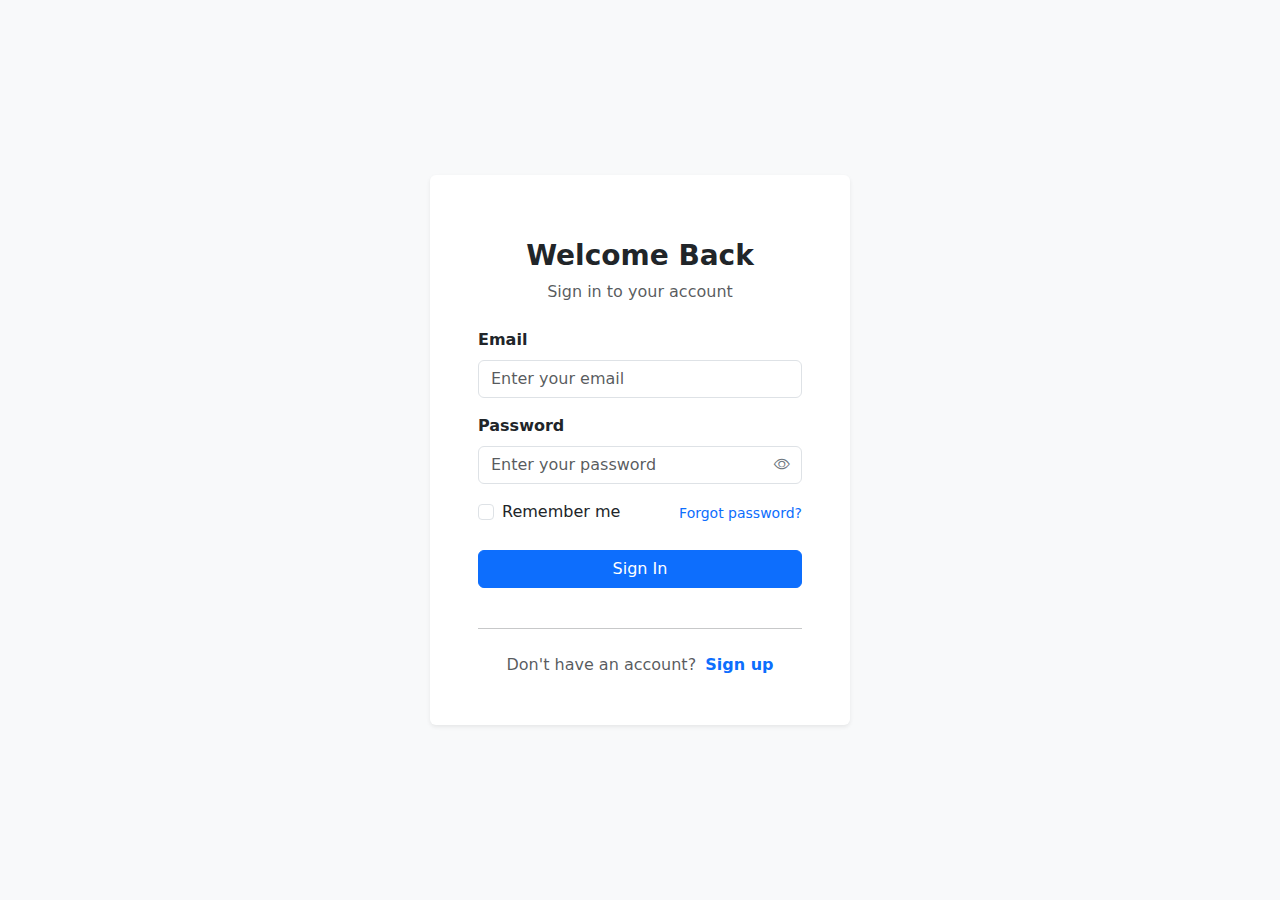
<file: templates/login.html>
<!DOCTYPE html>
<html lang="en">
<head>
    <meta charset="UTF-8">
    <meta name="viewport" content="width=device-width, initial-scale=1.0">
    <title>Login - Drone Fleet Management</title>
    <link href="https://cdnjs.cloudflare.com/ajax/libs/bootstrap/5.3.0/css/bootstrap.min.css" rel="stylesheet">
    <link rel="stylesheet" href="https://cdn.jsdelivr.net/npm/bootstrap-icons@1.11.0/font/bootstrap-icons.css">
    <style>
        body {
            background-color: #f8f9fa;
            min-height: 100vh;
            display: flex;
            align-items: center;
        }

        .login-card {
            max-width: 420px;
            margin: 0 auto;
        }

        .password-toggle {
            position: absolute;
            right: 12px;
            top: 50%;
            transform: translateY(-50%);
            cursor: pointer;
            color: #6c757d;
            background: none;
            border: none;
            padding: 0;
        }

        .password-toggle:hover {
            color: #495057;
        }
    </style>
</head>
<body>
    <div class="container">
        <div class="login-card">
            <div class="card border-0 shadow-sm">
                <div class="card-body p-4 p-md-5">
                    <!-- Header -->
                    <div class="text-center mb-4">
                        <div class="mb-3">
                            <i class="bi bi-drone text-primary" style="font-size: 3rem;"></i>
                        </div>
                        <h3 class="fw-bold mb-2">Welcome Back</h3>
                        <p class="text-muted mb-0">Sign in to your account</p>
                    </div>

                    <!-- Login Form -->
                    <form method="post" id="loginForm">
                        <!-- Email -->
                        <div class="mb-3">
                            <label for="email" class="form-label fw-semibold">Email</label>
                            <input type="email" 
                                   class="form-control" 
                                   id="email" 
                                   name="email" 
                                   placeholder="Enter your email"
                                   required>
                        </div>

                        <!-- Password -->
                        <div class="mb-3">
                            <label for="password" class="form-label fw-semibold">Password</label>
                            <div class="position-relative">
                                <input type="password" 
                                       class="form-control" 
                                       id="password" 
                                       name="password" 
                                       placeholder="Enter your password"
                                       required>
                                <button type="button" class="password-toggle" onclick="togglePassword()">
                                    <i class="bi bi-eye" id="toggleIcon"></i>
                                </button>
                            </div>
                        </div>

                        <!-- Remember Me & Forgot Password -->
                        <div class="d-flex justify-content-between align-items-center mb-4">
                            <div class="form-check">
                                <input class="form-check-input" type="checkbox" id="rememberMe" name="remember">
                                <label class="form-check-label" for="rememberMe">
                                    Remember me
                                </label>
                            </div>
                            <a href="/forgot-password" class="text-decoration-none small">Forgot password?</a>
                        </div>

                        <!-- Submit Button -->
                        <button type="submit" class="btn btn-primary w-100 mb-3">
                            Sign In
                        </button>

                        <!-- Divider -->
                        <hr class="my-4">

                        <!-- Sign Up Link -->
                        <div class="text-center">
                            <span class="text-muted">Don't have an account?</span>
                            <a href="/signup" class="text-decoration-none fw-semibold ms-1">Sign up</a>
                        </div>
                    </form>
                </div>
            </div>
        </div>
    </div>

    <script src="https://cdnjs.cloudflare.com/ajax/libs/bootstrap/5.3.0/js/bootstrap.bundle.min.js"></script>
    <script>
        // Password toggle functionality
        function togglePassword() {
            const passwordInput = document.getElementById('password');
            const toggleIcon = document.getElementById('toggleIcon');
            
            if (passwordInput.type === 'password') {
                passwordInput.type = 'text';
                toggleIcon.classList.remove('bi-eye');
                toggleIcon.classList.add('bi-eye-slash');
            } else {
                passwordInput.type = 'password';
                toggleIcon.classList.remove('bi-eye-slash');
                toggleIcon.classList.add('bi-eye');
            }
        }
    </script>
</body>
</html>
</file>
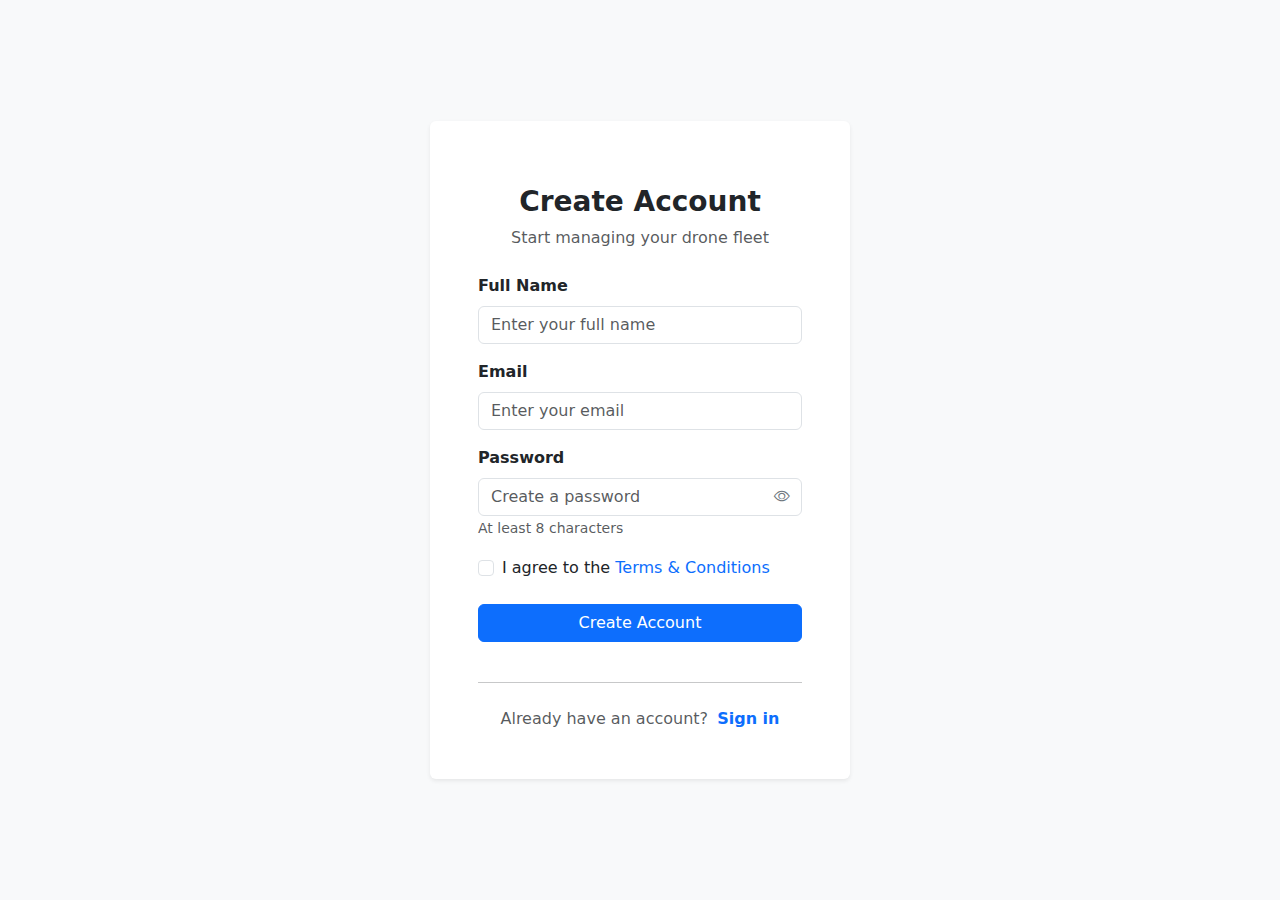
<file: templates/signup.html>
<!DOCTYPE html>
<html lang="en">
<head>
    <meta charset="UTF-8">
    <meta name="viewport" content="width=device-width, initial-scale=1.0">
    <title>Sign Up - Drone Fleet Management</title>
    <link href="https://cdnjs.cloudflare.com/ajax/libs/bootstrap/5.3.0/css/bootstrap.min.css" rel="stylesheet">
    <link rel="stylesheet" href="https://cdn.jsdelivr.net/npm/bootstrap-icons@1.11.0/font/bootstrap-icons.css">
    <style>
        body {
            background-color: #f8f9fa;
            min-height: 100vh;
            display: flex;
            align-items: center;
        }

        .signup-card {
            max-width: 420px;
            margin: 0 auto;
        }

        .password-toggle {
            position: absolute;
            right: 12px;
            top: 50%;
            transform: translateY(-50%);
            cursor: pointer;
            color: #6c757d;
            background: none;
            border: none;
            padding: 0;
        }

        .password-toggle:hover {
            color: #495057;
        }
    </style>
</head>
<body>
    <div class="container">
        <div class="signup-card">
            <div class="card border-0 shadow-sm">
                <div class="card-body p-4 p-md-5">
                    <!-- Header -->
                    <div class="text-center mb-4">
                        <div class="mb-3">
                            <i class="bi bi-drone text-primary" style="font-size: 3rem;"></i>
                        </div>
                        <h3 class="fw-bold mb-2">Create Account</h3>
                        <p class="text-muted mb-0">Start managing your drone fleet</p>
                    </div>

                    <!-- Signup Form -->
                    <form method="post" id="signupForm">
                        <!-- Full Name -->
                        <div class="mb-3">
                            <label for="name" class="form-label fw-semibold">Full Name</label>
                            <input type="text" 
                                   class="form-control" 
                                   id="name" 
                                   name="name" 
                                   placeholder="Enter your full name"
                                   required>
                        </div>

                        <!-- Email -->
                        <div class="mb-3">
                            <label for="email" class="form-label fw-semibold">Email</label>
                            <input type="email" 
                                   class="form-control" 
                                   id="email" 
                                   name="email" 
                                   placeholder="Enter your email"
                                   required>
                        </div>

                        <!-- Password -->
                        <div class="mb-3">
                            <label for="password" class="form-label fw-semibold">Password</label>
                            <div class="position-relative">
                                <input type="password" 
                                       class="form-control" 
                                       id="password" 
                                       name="password" 
                                       placeholder="Create a password"
                                       required>
                                <button type="button" class="password-toggle" onclick="togglePassword()">
                                    <i class="bi bi-eye" id="toggleIcon"></i>
                                </button>
                            </div>
                            <small class="form-text text-muted">At least 8 characters</small>
                        </div>

                        <!-- Terms & Conditions -->
                        <div class="mb-4">
                            <div class="form-check">
                                <input class="form-check-input" type="checkbox" id="terms" required>
                                <label class="form-check-label" for="terms">
                                    I agree to the <a href="/terms" class="text-decoration-none">Terms & Conditions</a>
                                </label>
                            </div>
                        </div>

                        <!-- Submit Button -->
                        <button type="submit" class="btn btn-primary w-100 mb-3">
                            Create Account
                        </button>

                        <!-- Divider -->
                        <hr class="my-4">

                        <!-- Login Link -->
                        <div class="text-center">
                            <span class="text-muted">Already have an account?</span>
                            <a href="/login" class="text-decoration-none fw-semibold ms-1">Sign in</a>
                        </div>
                    </form>
                </div>
            </div>
        </div>
    </div>

    <script src="https://cdnjs.cloudflare.com/ajax/libs/bootstrap/5.3.0/js/bootstrap.bundle.min.js"></script>
    <script>
        // Password toggle functionality
        function togglePassword() {
            const passwordInput = document.getElementById('password');
            const toggleIcon = document.getElementById('toggleIcon');
            
            if (passwordInput.type === 'password') {
                passwordInput.type = 'text';
                toggleIcon.classList.remove('bi-eye');
                toggleIcon.classList.add('bi-eye-slash');
            } else {
                passwordInput.type = 'password';
                toggleIcon.classList.remove('bi-eye-slash');
                toggleIcon.classList.add('bi-eye');
            }
        }
    </script>
</body>
</html>
</file>
